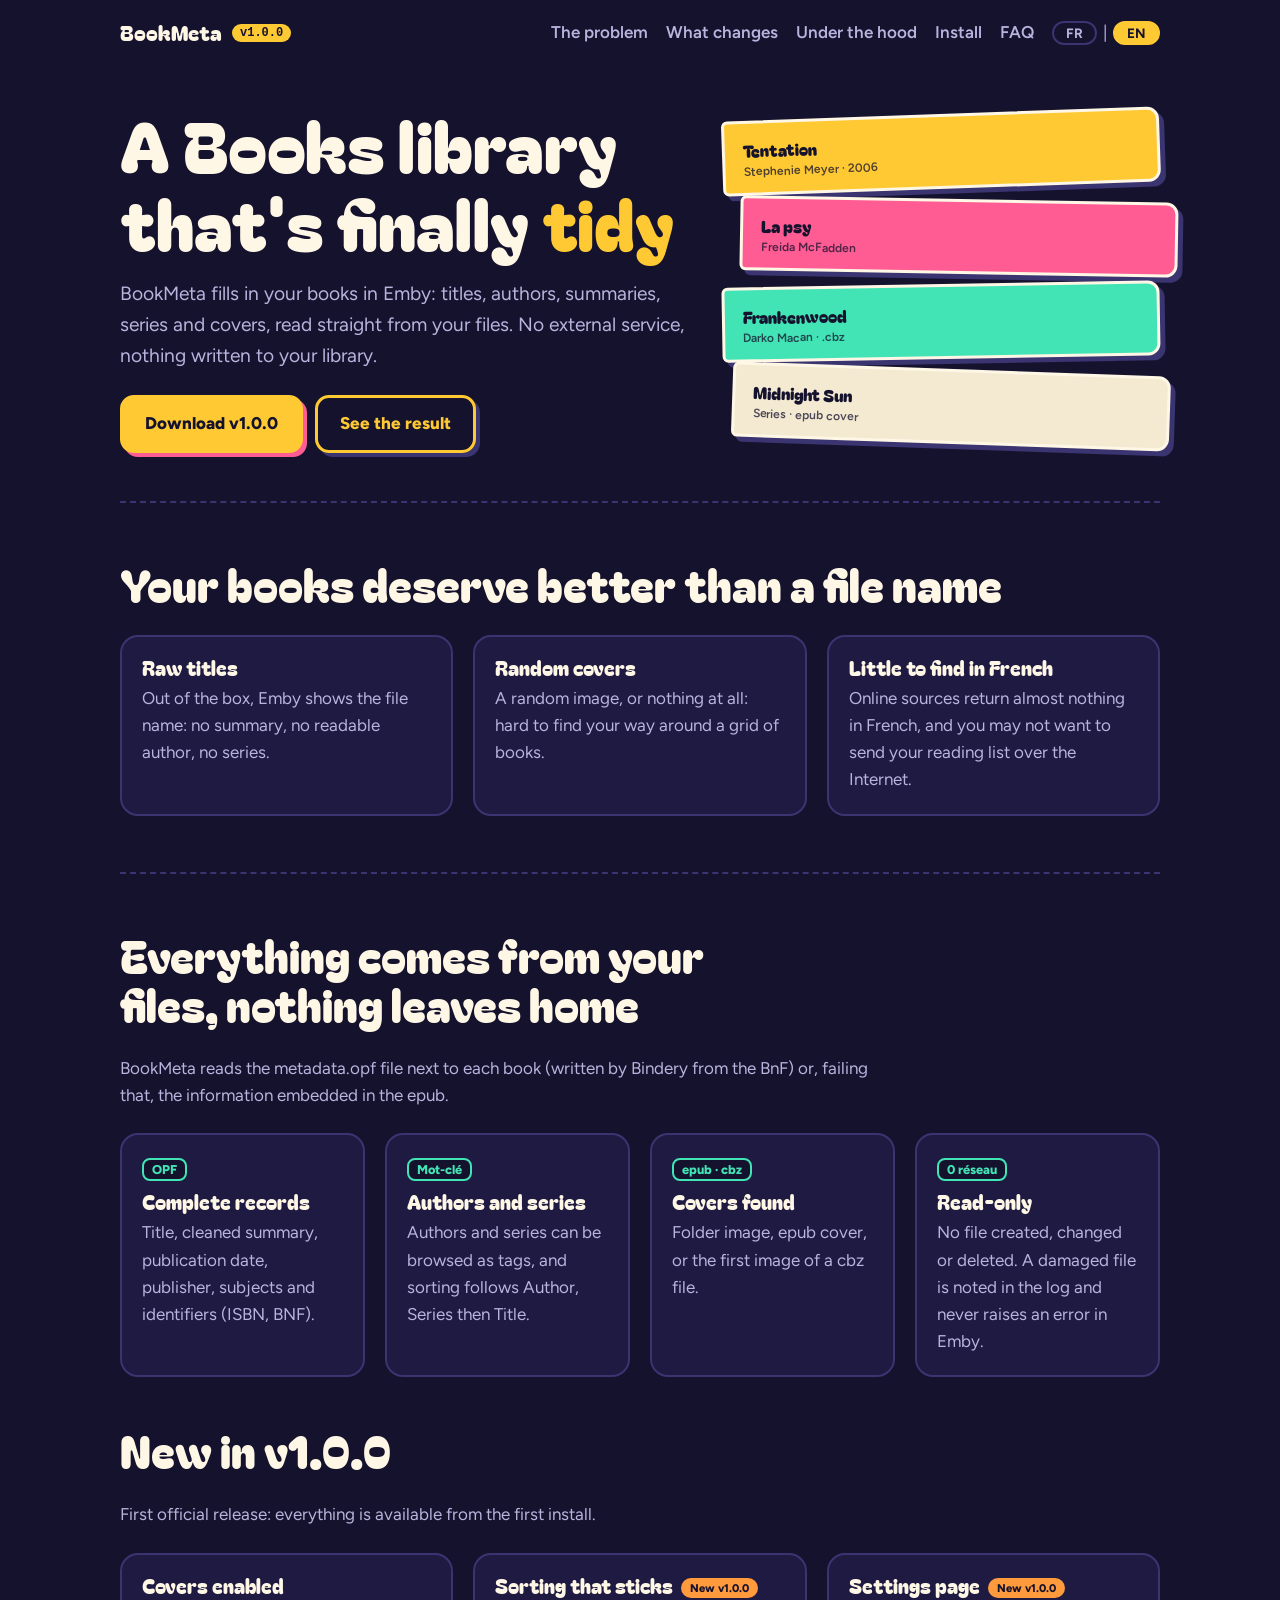
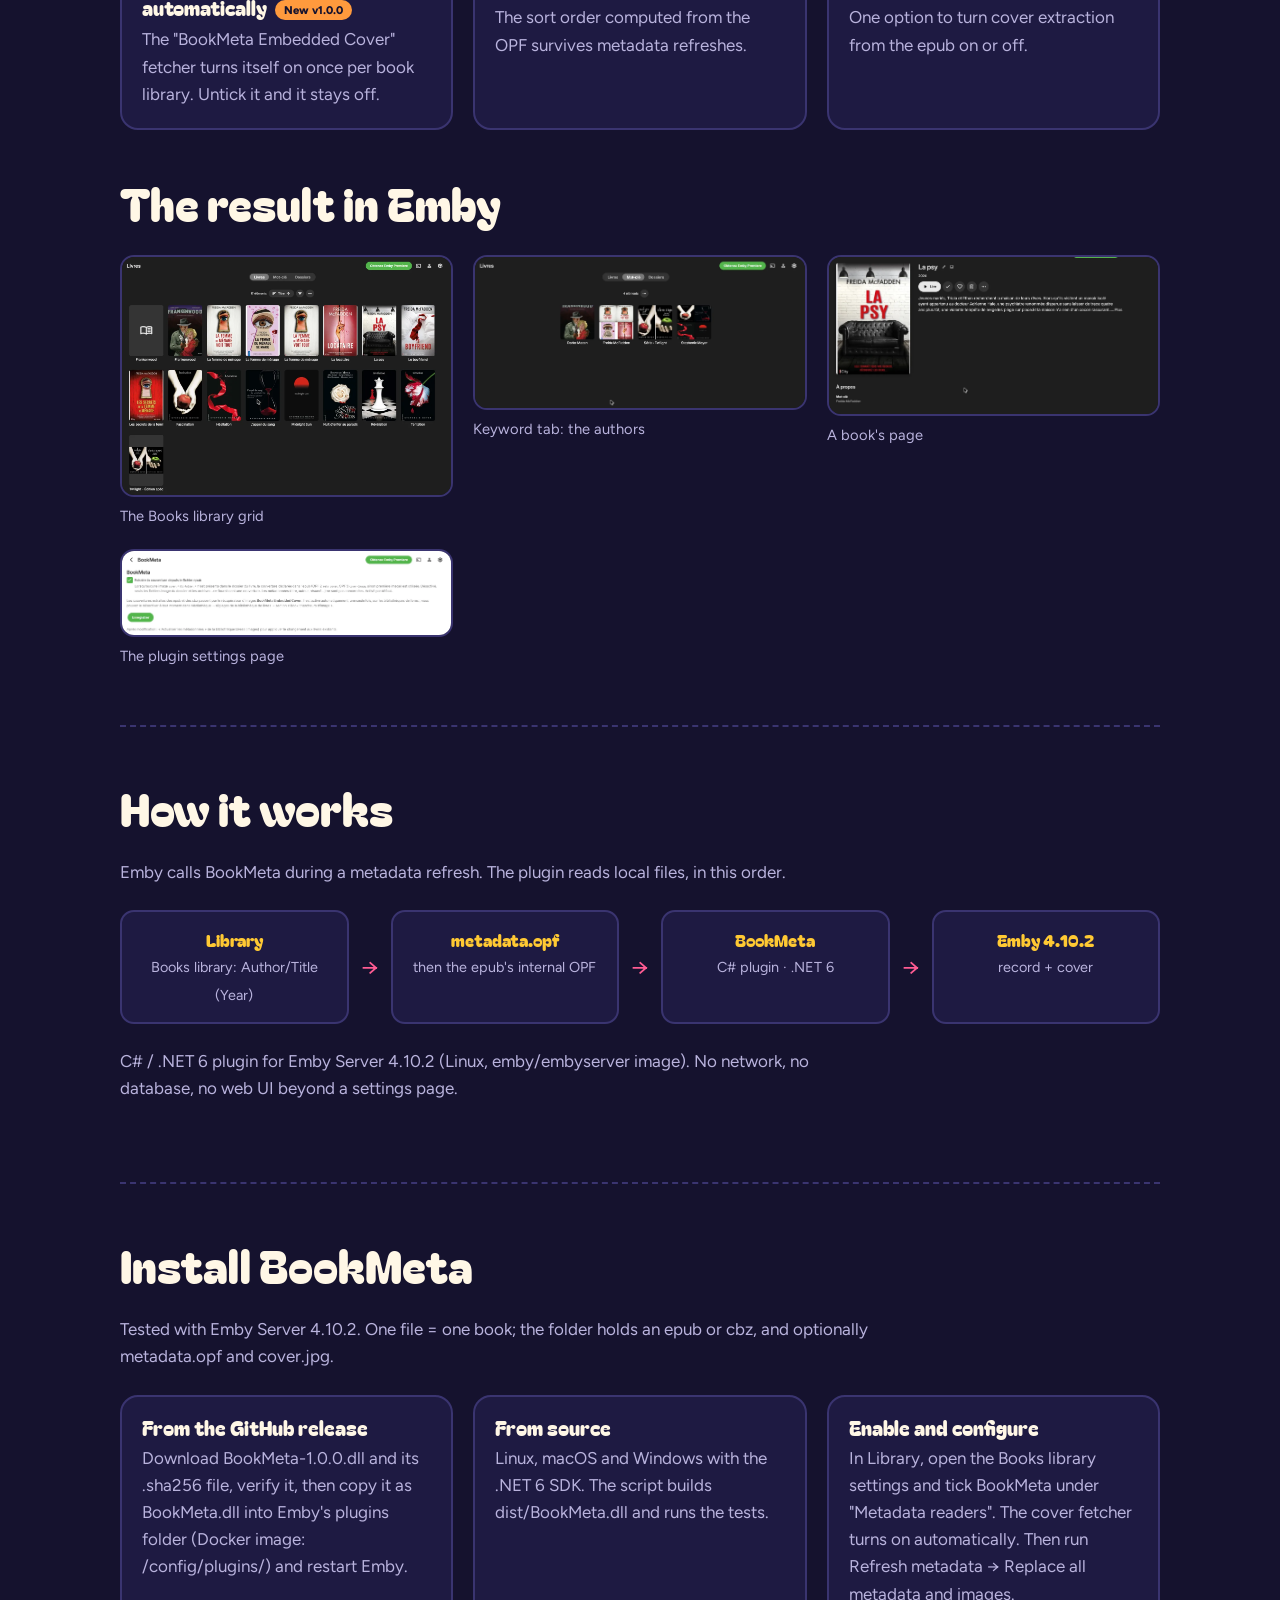
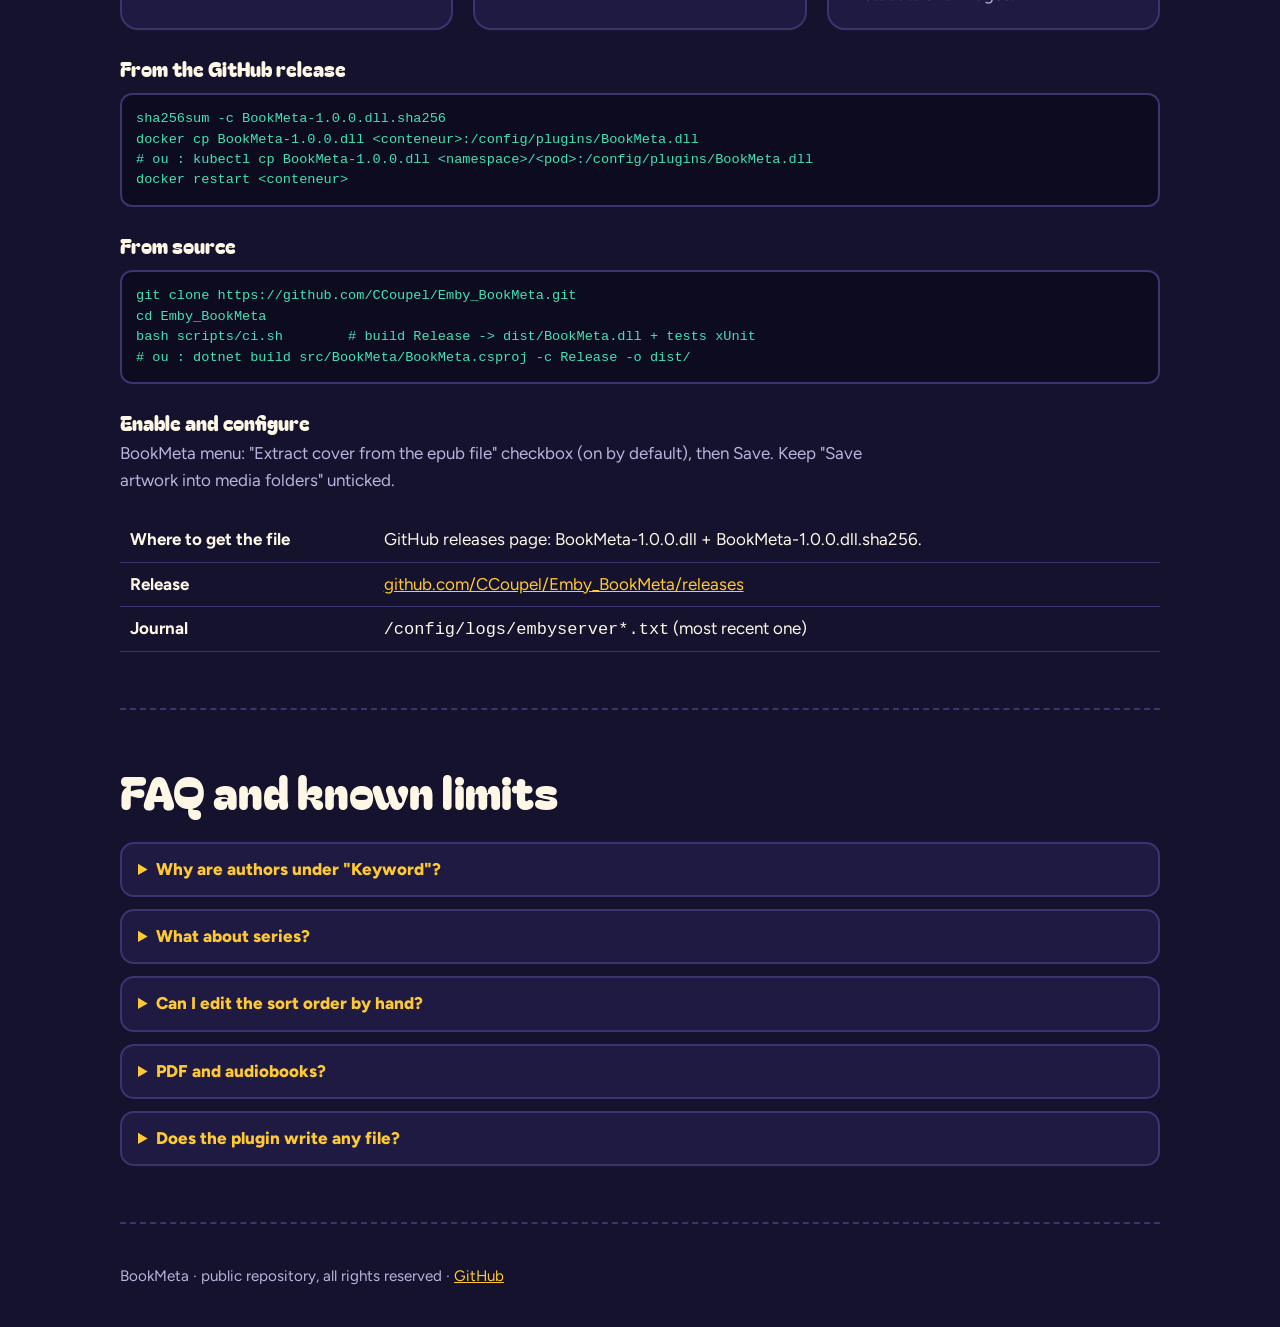
<file: index.html>
<!doctype html>
<html lang="fr">
<head>
<meta charset="utf-8">
<meta name="viewport" content="width=device-width,initial-scale=1">
<meta name="current-major" content="1">
<title>BookMeta</title>
<meta name="description" content="Plugin Emby : titres, auteurs, résumés, séries et couvertures de votre bibliothèque Livres, lus depuis vos fichiers locaux.">
<link rel="preconnect" href="https://fonts.googleapis.com">
<link rel="stylesheet" href="https://fonts.googleapis.com/css2?family=Bagel+Fat+One&family=Figtree:wght@400;600;800&display=swap">
<link rel="stylesheet" href="assets/style.css">
</head>
<body>
<div class="wrap">
<header class="top">
  <div class="brand">BookMeta <span class="ver">v1.0.0</span></div>
  <nav>
    <a href="#problems" data-i18n="nav.problems">Le souci</a>
    <a href="#solutions" data-i18n="nav.solutions">Ce que ça change</a>
    <a href="#architecture" data-i18n="nav.arch">Sous le capot</a>
    <a href="#deployment" data-i18n="nav.deploy">Installer</a>
    <a href="#faq" data-i18n="nav.faq">Questions</a>
    <div class="lang-switcher">
      <button class="lang-btn active" data-lang="fr">FR</button><span>|</span><button class="lang-btn" data-lang="en">EN</button>
    </div>
  </nav>
</header>
<main>
<div class="hero">
  <div>
    <h1 data-i18n="hero.title">Une bibliothèque Livres enfin <em>propre</em></h1>
    <p data-i18n="hero.sub"></p>
    <div class="cta">
      <a class="btn" href="https://github.com/CCoupel/Emby_BookMeta/releases" data-i18n="hero.cta">Télécharger v1.0.0</a>
      <a class="btn alt" href="#solutions" data-i18n="hero.cta2">Voir le résultat</a>
    </div>
  </div>
  <div class="stack" aria-hidden="true">
    <div class="spine"><span data-i18n="spine.1"></span><small data-i18n="spine.1s"></small></div>
    <div class="spine"><span data-i18n="spine.2"></span><small data-i18n="spine.2s"></small></div>
    <div class="spine"><span data-i18n="spine.3"></span><small data-i18n="spine.3s"></small></div>
    <div class="spine"><span data-i18n="spine.4"></span><small data-i18n="spine.4s"></small></div>
  </div>
</div>

<section id="problems">
  <h2 data-i18n="prob.title"></h2>
  <div class="grid">
    <div class="card"><h3 data-i18n="prob.1.t"></h3><p data-i18n="prob.1.p"></p></div>
    <div class="card"><h3 data-i18n="prob.2.t"></h3><p data-i18n="prob.2.p"></p></div>
    <div class="card"><h3 data-i18n="prob.3.t"></h3><p data-i18n="prob.3.p"></p></div>
  </div>
</section>

<section id="solutions">
  <h2 data-i18n="sol.title"></h2>
  <p class="lead" data-i18n="sol.lead"></p>
  <div class="grid">
    <div class="card"><span class="chip">OPF</span><h3 data-i18n="sol.meta.t"></h3><p data-i18n="sol.meta.p"></p></div>
    <div class="card"><span class="chip">Mot-clé</span><h3 data-i18n="sol.auth.t"></h3><p data-i18n="sol.auth.p"></p></div>
    <div class="card"><span class="chip">epub · cbz</span><h3 data-i18n="sol.cover.t"></h3><p data-i18n="sol.cover.p"></p></div>
    <div class="card"><span class="chip">0 réseau</span><h3 data-i18n="sol.safe.t"></h3><p data-i18n="sol.safe.p"></p></div>
  </div>
  <h2 style="margin-top:48px" data-i18n="new.title"></h2>
  <p class="lead" data-i18n="new.lead"></p>
  <div class="grid">
    <div class="card"><h3><span data-i18n="new.cover.t"></span><span class="badge" data-badge-version="v1.0.0">Nouveau v1.0.0</span></h3><p data-i18n="new.cover.p"></p></div>
    <div class="card"><h3><span data-i18n="new.sort.t"></span><span class="badge" data-badge-version="v1.0.0">Nouveau v1.0.0</span></h3><p data-i18n="new.sort.p"></p></div>
    <div class="card"><h3><span data-i18n="new.cfg.t"></span><span class="badge" data-badge-version="v1.0.0">Nouveau v1.0.0</span></h3><p data-i18n="new.cfg.p"></p></div>
  </div>
  <h2 style="margin-top:48px" data-i18n="shot.title"></h2>
  <div class="shots">
  <figure data-shot="livres-grille"><img src="assets/livres-grille.webp" width="1288" height="931" loading="lazy" alt="Bibliothèque Livres dans Emby, couvertures triées par auteur"><figcaption data-i18n="shot.1"></figcaption></figure>
  <figure data-shot="mot-cle"><img src="assets/mot-cle.webp" width="1458" height="667" loading="lazy" alt="Onglet Mot-clé : parcours par auteur et par série"><figcaption data-i18n="shot.2"></figcaption></figure>
  <figure data-shot="fiche-livre"><img src="assets/fiche-livre.webp" width="1458" height="694" loading="lazy" alt="Fiche d'un livre avec couverture, année et résumé"><figcaption data-i18n="shot.3"></figcaption></figure>
  <figure data-shot="configuration"><img src="assets/configuration.webp" width="1458" height="374" loading="lazy" alt="Page de configuration du plugin BookMeta"><figcaption data-i18n="shot.4"></figcaption></figure>
  </div>
</section>

<section id="architecture">
  <h2 data-i18n="arch.title"></h2>
  <p class="lead" data-i18n="arch.lead"></p>
  <div class="arch">
    <div class="node"><b data-i18n="arch.n1"></b><span data-i18n="arch.n1s"></span></div><div class="arrow">→</div>
    <div class="node"><b data-i18n="arch.n2"></b><span data-i18n="arch.n2s"></span></div><div class="arrow">→</div>
    <div class="node"><b data-i18n="arch.n3"></b><span data-i18n="arch.n3s"></span></div><div class="arrow">→</div>
    <div class="node"><b data-i18n="arch.n4"></b><span data-i18n="arch.n4s"></span></div>
  </div>
  <p class="lead" data-i18n="arch.stack"></p>
</section>

<section id="deployment">
  <h2 data-i18n="dep.title"></h2>
  <p class="lead" data-i18n="dep.lead"></p>
  <div class="grid">
    <div class="card"><h3 data-i18n="dep.rel.t"></h3><p data-i18n="dep.rel.p"></p></div>
    <div class="card"><h3 data-i18n="dep.src.t"></h3><p data-i18n="dep.src.p"></p></div>
    <div class="card"><h3 data-i18n="dep.cfg.t"></h3><p data-i18n="dep.cfg.p"></p></div>
  </div>
  <h3 style="margin-top:28px" data-i18n="dep.rel.t"></h3>
<pre>sha256sum -c BookMeta-1.0.0.dll.sha256
docker cp BookMeta-1.0.0.dll &lt;conteneur&gt;:/config/plugins/BookMeta.dll
# ou : kubectl cp BookMeta-1.0.0.dll &lt;namespace&gt;/&lt;pod&gt;:/config/plugins/BookMeta.dll
docker restart &lt;conteneur&gt;</pre>
  <h3 style="margin-top:28px" data-i18n="dep.src.t"></h3>
<pre>git clone https://github.com/CCoupel/Emby_BookMeta.git
cd Emby_BookMeta
bash scripts/ci.sh        # build Release -&gt; dist/BookMeta.dll + tests xUnit
# ou : dotnet build src/BookMeta/BookMeta.csproj -c Release -o dist/</pre>
  <h3 style="margin-top:28px" data-i18n="dep.cfg.t"></h3>
  <p class="lead" data-i18n="dep.cfgopt"></p>
  <div class="tw"><table>
    <tr><th data-i18n="dep.plat"></th><td data-i18n="dep.plat2"></td></tr>
    <tr><th>Release</th><td><a href="https://github.com/CCoupel/Emby_BookMeta/releases">github.com/CCoupel/Emby_BookMeta/releases</a></td></tr>
    <tr><th>Journal</th><td><code>/config/logs/embyserver*.txt</code> <span data-i18n="log.note">(le plus récent)</span></td></tr>
  </table></div>
</section>

<section id="faq">
  <h2 data-i18n="faq.title"></h2>
  <details><summary data-i18n="faq.1.q"></summary><p data-i18n="faq.1.a"></p></details>
  <details><summary data-i18n="faq.2.q"></summary><p data-i18n="faq.2.a"></p></details>
  <details><summary data-i18n="faq.3.q"></summary><p data-i18n="faq.3.a"></p></details>
  <details><summary data-i18n="faq.4.q"></summary><p data-i18n="faq.4.a"></p></details>
  <details><summary data-i18n="faq.5.q"></summary><p data-i18n="faq.5.a"></p></details>
</section>
</main>
<footer><span data-i18n="foot"></span><a href="https://github.com/CCoupel/Emby_BookMeta">GitHub</a></footer>
</div>
<script src="assets/lang.js"></script>
<script src="assets/badges.js"></script>
</body>
</html>
</file>
<file: assets/style.css>
/* Layout: affiche de librairie ludique — hero + pile de livres, sections en bandes, installation sobre */
:root{
  --bg:#15122e; --bg2:#1e1a42; --ink:#fff7e6; --muted:#b9b3dd;
  --yellow:#ffc933; --pink:#ff5c93; --mint:#42e3b4; --blue:#5aa8ff; --line:#3a3470; --paper:#f4ead2;
  --display:"Bagel Fat One","Trebuchet MS",system-ui,sans-serif;
  --body:"Figtree","Segoe UI",system-ui,sans-serif;
  --mono:ui-monospace,SFMono-Regular,Menlo,Consolas,monospace;
  color-scheme:dark;
}
*{box-sizing:border-box}
html{scroll-behavior:smooth}
body{margin:0;background:var(--bg);color:var(--ink);font:1.0625rem/1.6 var(--body);padding-left:max(16px,env(safe-area-inset-left,0px));padding-right:max(16px,env(safe-area-inset-right,0px))}
.wrap{max-width:1040px;margin-inline:auto}
a{color:var(--yellow)}
h1,h2,h3{font-family:var(--display);font-weight:400;line-height:1.1;text-wrap:balance;margin:0}
h1{font-size:clamp(2.4rem,7vw,4.4rem)}
h2{font-size:clamp(1.8rem,4.5vw,2.8rem);margin-bottom:.6em}
h3{font-size:1.25rem;margin-bottom:.3em}
header.top{display:flex;flex-wrap:wrap;gap:12px 24px;align-items:center;justify-content:space-between;padding-block:16px;position:sticky;top:env(safe-area-inset-top,0px);background:var(--bg);z-index:5}
.brand{font-family:var(--display);font-size:1.3rem;display:flex;align-items:center;gap:10px}
.brand .ver{font:600 .75rem var(--mono);background:var(--yellow);color:#15122e;padding:2px 8px;border-radius:99px}
nav{display:flex;flex-wrap:wrap;gap:6px 18px;align-items:center}
nav a{color:var(--muted);text-decoration:none;font-weight:600}
nav a:hover,nav a:focus-visible{color:var(--yellow)}
.lang-switcher{display:flex;gap:6px;align-items:center;color:var(--muted)}
.lang-btn{background:none;border:2px solid var(--line);color:var(--muted);border-radius:99px;padding:2px 12px;font:700 .85rem var(--body);cursor:pointer}
.lang-btn.active{background:var(--yellow);border-color:var(--yellow);color:#15122e}
:focus-visible{outline:3px solid var(--mint);outline-offset:2px}
.hero{display:grid;grid-template-columns:minmax(0,1.3fr) minmax(0,1fr);gap:32px;align-items:center;padding-block:40px 48px}
.hero p{font-size:1.2rem;color:var(--muted);max-width:34em}
.hero h1 em{font-style:normal;color:var(--yellow)}
.cta{display:flex;flex-wrap:wrap;gap:12px;margin-top:24px}
.btn{display:inline-block;padding:12px 22px;border-radius:14px;font-weight:800;text-decoration:none;border:3px solid var(--yellow);background:var(--yellow);color:#15122e;box-shadow:4px 4px 0 var(--pink);transition:transform .15s}
.btn.alt{background:none;color:var(--yellow);box-shadow:4px 4px 0 var(--line)}
.btn:hover{transform:translate(-2px,-2px)}
.stack{display:flex;flex-direction:column;gap:10px;min-width:0}
.spine{border-radius:6px 12px 12px 6px;padding:14px 18px;font-family:var(--display);color:#15122e;border:3px solid var(--ink);box-shadow:5px 5px 0 var(--line);font-size:1.05rem;min-width:0}
.spine small{display:block;font:600 .75rem var(--body);opacity:.75}
.spine:nth-child(1){background:var(--yellow);transform:rotate(-2deg)}
.spine:nth-child(2){background:var(--pink);transform:translateX(18px) rotate(1deg)}
.spine:nth-child(3){background:var(--mint);transform:rotate(-1deg)}
.spine:nth-child(4){background:var(--paper);transform:translateX(10px) rotate(2deg)}
section{padding-block:56px;border-top:2px dashed var(--line)}
.grid{display:grid;grid-template-columns:repeat(auto-fit,minmax(min(100%,240px),1fr));gap:20px}
.card{background:var(--bg2);border:2px solid var(--line);border-radius:18px;padding:20px;min-width:0}
.card p{margin:0;color:var(--muted)}
.chip{display:inline-block;font:800 .8rem var(--body);background:var(--bg);border:2px solid var(--mint);color:var(--mint);border-radius:8px;padding:2px 8px;margin-bottom:10px}
.badge{display:inline-block;margin-left:8px;font:800 .7rem var(--body);padding:3px 9px;border-radius:99px;vertical-align:middle;color:#15122e}
.badge-orange{background:#ff9a3d}.badge-blue{background:var(--blue)}
.lead{color:var(--muted);max-width:44em;margin:0 0 24px}
.shots{display:grid;grid-template-columns:repeat(auto-fit,minmax(min(100%,300px),1fr));gap:20px;margin-top:28px}
.shots figure{margin:0;min-width:0}
.shots svg,.shots img{display:block;width:100%;height:auto;border-radius:14px;border:2px solid var(--line)}
.shots figcaption{color:var(--muted);font-size:.92rem;margin-top:8px}
.arch{display:flex;flex-wrap:wrap;gap:12px;align-items:stretch;margin-block:24px}
.arch .node{flex:1 1 150px;background:var(--bg2);border:2px solid var(--line);border-radius:14px;padding:14px;text-align:center;min-width:0}
.arch .node b{display:block;font-family:var(--display);font-weight:400;color:var(--yellow)}
.arch .node span{color:var(--muted);font-size:.9rem}
.arch .arrow{align-self:center;color:var(--pink);font-size:1.5rem}
pre{background:#0d0b20;border:2px solid var(--line);border-radius:12px;padding:14px;overflow-x:auto;font:.85rem/1.5 var(--mono);color:var(--mint)}
table{border-collapse:collapse;width:100%}
.tw{overflow-x:auto}
td,th{border-bottom:1px solid var(--line);padding:8px 10px;text-align:left;vertical-align:top}
details{background:var(--bg2);border:2px solid var(--line);border-radius:14px;padding:12px 16px;margin-top:12px}
summary{cursor:pointer;font-weight:800;color:var(--yellow)}
details p{color:var(--muted);margin:.6em 0 0}
footer{padding-block:40px;color:var(--muted);border-top:2px dashed var(--line);font-size:.95rem}
@media (max-width:760px){.arch .arrow{display:none}.hero{grid-template-columns:minmax(0,1fr)}}
@media (prefers-reduced-motion:reduce){*{transition:none!important;scroll-behavior:auto!important}}
</file>
